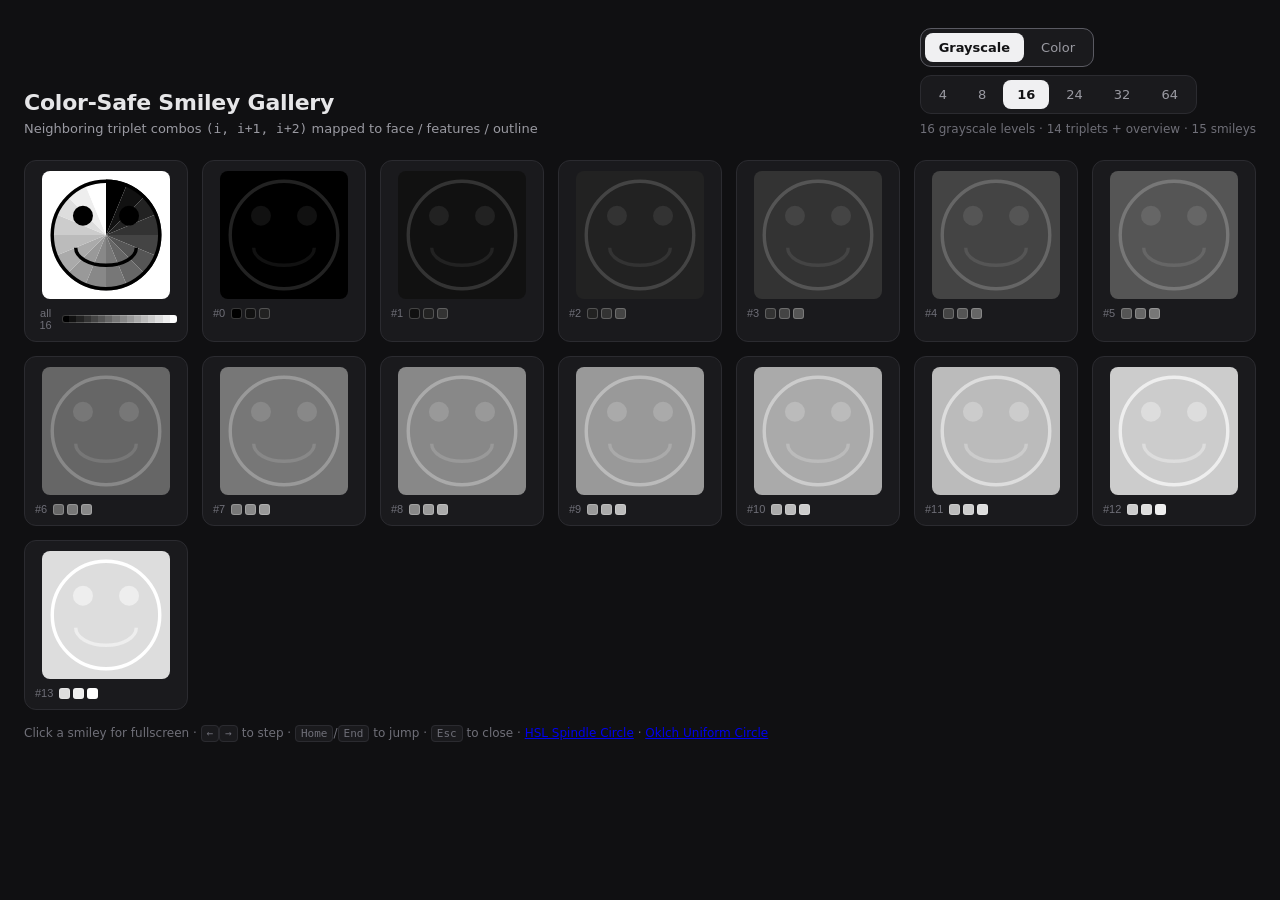
<file: index.html>
<!DOCTYPE html>
<html lang="en">
<head>
  <meta charset="UTF-8" />
  <meta name="viewport" content="width=device-width, initial-scale=1.0" />
  <title>Color-Safe Smiley Gallery</title>
  <meta name="description" content="Gallery of color-safe and grayscale smiley faces built from neighboring triplet combinations of categorical and grayscale palettes." />
  <link rel="stylesheet" href="css/style.css" />
</head>
<body>
  <header class="app-header">
    <div class="titles">
      <h1>Color-Safe Smiley Gallery</h1>
      <p class="subtitle">
        Neighboring triplet combos <code>(i, i+1, i+2)</code> mapped to
        face / features / outline
      </p>
    </div>

    <div class="controls">
      <div class="segmented mode-switch" id="mode-switch" role="radiogroup" aria-label="Rendering mode"></div>
      <div class="segmented" id="level-switch" role="radiogroup" aria-label="Palette"></div>
      <p class="meta" id="gallery-meta"></p>
    </div>
  </header>

  <main>
    <div class="gallery" id="gallery"></div>
  </main>

  <p class="hint">
    Click a smiley for fullscreen · <kbd>←</kbd><kbd>→</kbd> to step ·
    <kbd>Home</kbd>/<kbd>End</kbd> to jump · <kbd>Esc</kbd> to close ·
    <a href="color_circle.html">HSL Spindle Circle</a> ·
    <a href="oklch_circle.html">Oklch Uniform Circle</a>
  </p>

  <div class="viewer" id="viewer" hidden>
    <div class="viewer-backdrop" id="viewer-backdrop"></div>
    <figure class="viewer-stage">
      <canvas id="viewer-canvas"></canvas>
      <figcaption id="viewer-caption"></figcaption>
    </figure>
    <button class="viewer-nav viewer-prev" id="viewer-prev" type="button" aria-label="Previous smiley">‹</button>
    <button class="viewer-nav viewer-next" id="viewer-next" type="button" aria-label="Next smiley">›</button>
    <button class="viewer-close" id="viewer-close" type="button" aria-label="Close viewer">✕</button>
  </div>

  <script src="js/palettes.js"></script>
  <script src="js/chips.js"></script>
  <script src="js/smiley.js"></script>
  <script src="js/gallery.js"></script>
  <script src="js/viewer.js"></script>
  <script src="js/main.js"></script>
</body>
</html>
</file>
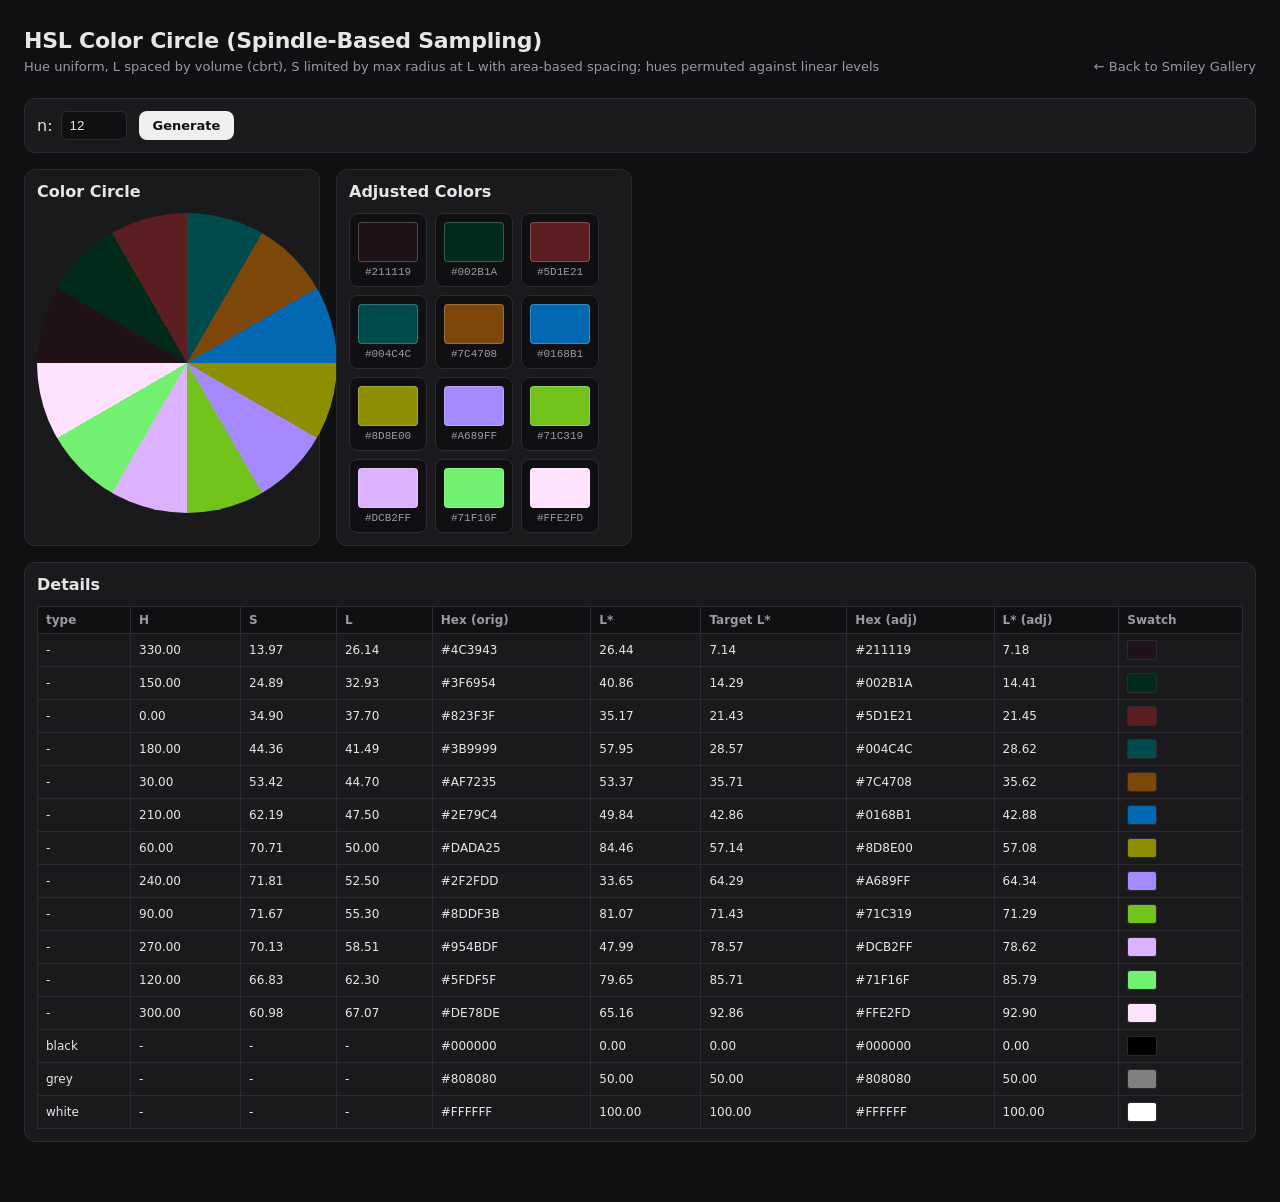
<file: color_circle.html>
<!DOCTYPE html>
<html lang="en">
<head>
  <meta charset="UTF-8" />
  <meta name="viewport" content="width=device-width, initial-scale=1.0" />
  <title>Luminance-Sorted HSL Color Circle</title>
  <link rel="stylesheet" href="css/style.css" />
  <style>
    .generator {
      max-width: 1400px;
      margin: 0 auto;
      padding: 8px 24px;
    }
    .generator-controls {
      display: flex;
      gap: 12px;
      align-items: center;
      flex-wrap: wrap;
      margin-bottom: 16px;
      background: var(--panel);
      border: 1px solid var(--line);
      border-radius: 11px;
      padding: 12px;
    }
    .input-group {
      display: flex;
      gap: 8px;
      align-items: center;
    }
    input[type="number"] {
      background: var(--bg);
      color: var(--text);
      border: 1px solid var(--line);
      border-radius: 6px;
      padding: 6px 8px;
      font-variant-numeric: tabular-nums;
    }
    button {
      padding: 7px 14px;
      border: 0;
      border-radius: 8px;
      background: var(--accent);
      color: var(--accent-text);
      font: inherit;
      font-size: 13px;
      cursor: pointer;
      font-weight: 600;
    }
    button:focus-visible {
      outline: 2px solid var(--line-strong);
      outline-offset: 2px;
    }
    .results {
      display: grid;
      gap: 16px;
      grid-template-columns: repeat(auto-fit, minmax(280px, 1fr));
    }
    .panel {
      background: var(--panel);
      border: 1px solid var(--line);
      border-radius: 11px;
      padding: 12px;
    }
    .color-circle {
      width: 300px;
      height: 300px;
      border-radius: 50%;
      margin: 0 auto;
    }
    .swatches {
      display: flex;
      flex-wrap: wrap;
      gap: 8px;
    }
    .swatch {
      display: flex;
      flex-direction: column;
      align-items: center;
      gap: 4px;
      padding: 8px;
      border: 1px solid var(--line);
      border-radius: 8px;
      background: var(--bg);
    }
    .swatch-box {
      width: 60px;
      height: 40px;
      border-radius: 4px;
      box-shadow: inset 0 0 0 1px rgba(255, 255, 255, 0.22);
    }
    .swatch-label {
      font-size: 11px;
      color: var(--text-dim);
      font-variant-numeric: tabular-nums;
      font-family: ui-monospace, monospace;
    }
    table {
      width: 100%;
      border-collapse: collapse;
    }
    th, td {
      padding: 6px 8px;
      border: 1px solid var(--line);
      font-size: 12px;
      font-variant-numeric: tabular-nums;
    }
    th {
      background: var(--bg);
      color: var(--text-dim);
      text-align: left;
    }
    td {
      color: var(--text);
    }
    .nav-link {
      color: var(--text-dim);
      text-decoration: none;
      font-size: 13px;
    }
    .nav-link:hover {
      color: var(--text);
    }
  </style>
</head>
<body>
  <header class="app-header">
    <div class="titles">
      <h1>HSL Color Circle (Spindle-Based Sampling)</h1>
      <p class="subtitle">
        Hue uniform, L spaced by volume (cbrt), S limited by max radius at L with area-based spacing; hues permuted against linear levels
      </p>
    </div>
    <div class="controls">
      <a href="index.html" class="nav-link">← Back to Smiley Gallery</a>
    </div>
  </header>
  <main class="generator">
    <div class="generator-controls">
      <div class="input-group">
        <label for="numColors">n:</label>
        <input type="number" id="numColors" min="1" max="360" value="12" />
      </div>
      <button id="generateBtn">Generate</button>
    </div>
    <div class="results">
      <div class="panel">
        <h3 style="margin: 0 0 12px 0; font-size: 16px;">Color Circle</h3>
        <div class="color-circle" id="colorCircle"></div>
      </div>
      <div class="panel">
        <h3 style="margin: 0 0 12px 0; font-size: 16px;">Adjusted Colors</h3>
        <div class="swatches" id="swatches"></div>
      </div>
      <div class="panel" style="grid-column: 1 / -1;">
        <h3 style="margin: 0 0 12px 0; font-size: 16px;">Details</h3>
        <div style="overflow-x: auto;">
          <table id="colorTable">
            <thead>
              <tr>
                <th>type</th><th>H</th><th>S</th><th>L</th><th>Hex (orig)</th><th>L*</th><th>Target L*</th><th>Hex (adj)</th><th>L* (adj)</th><th>Swatch</th>
              </tr>
            </thead>
            <tbody></tbody>
          </table>
        </div>
      </div>
    </div>
  </main>
  <script src="js/color_luminance.js"></script>
</body>
</html>
</file>
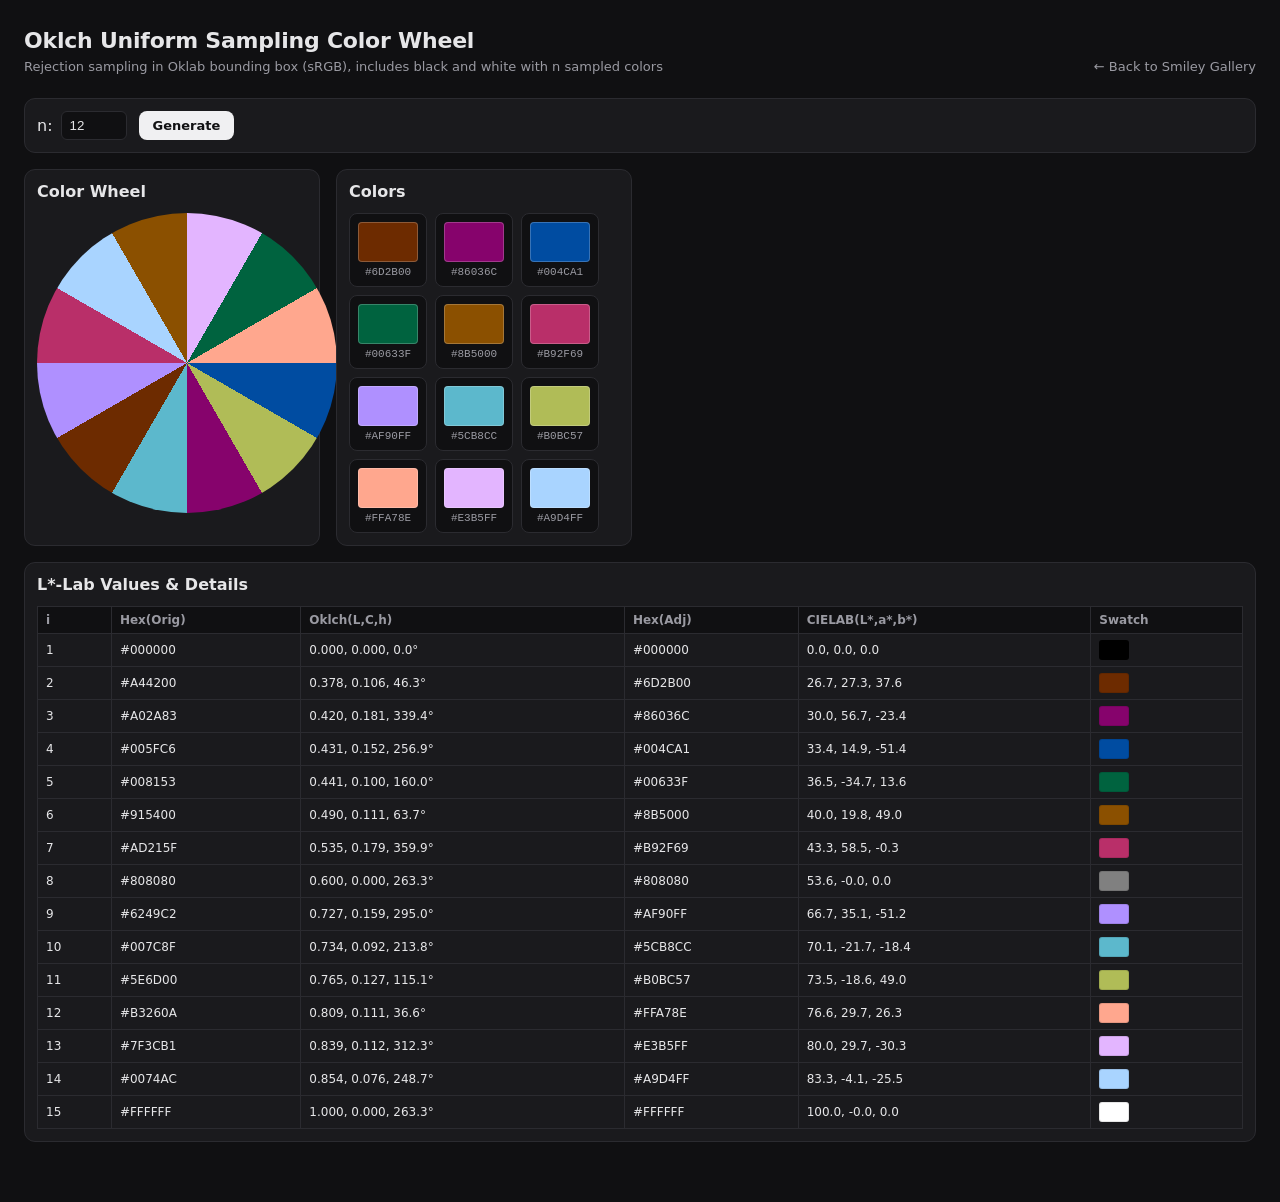
<file: oklch_circle.html>
<!DOCTYPE html>
<html lang="en">
<head>
  <meta charset="UTF-8" />
  <meta name="viewport" content="width=device-width, initial-scale=1.0" />
  <title>Oklch Uniform Sampling Color Wheel</title>
  <link rel="stylesheet" href="css/style.css" />
  <style>
    .generator { max-width: 1400px; margin: 0 auto; padding: 8px 24px; }
    .generator-controls { display: flex; gap: 12px; align-items: center; flex-wrap: wrap; margin-bottom: 16px; background: var(--panel); border: 1px solid var(--line); border-radius: 11px; padding: 12px; }
    .input-group { display: flex; gap: 8px; align-items: center; }
    input[type="number"] { background: var(--bg); color: var(--text); border: 1px solid var(--line); border-radius: 6px; padding: 6px 8px; font-variant-numeric: tabular-nums; }
    button { padding: 7px 14px; border: 0; border-radius: 8px; background: var(--accent); color: var(--accent-text); font: inherit; font-size: 13px; cursor: pointer; font-weight: 600; }
    button:focus-visible { outline: 2px solid var(--line-strong); outline-offset: 2px; }
    .results { display: grid; gap: 16px; grid-template-columns: repeat(auto-fit, minmax(280px, 1fr)); }
    .panel { background: var(--panel); border: 1px solid var(--line); border-radius: 11px; padding: 12px; }
    .color-circle { width: 300px; height: 300px; border-radius: 50%; margin: 0 auto; }
    .swatches { display: flex; flex-wrap: wrap; gap: 8px; }
    .swatch { display: flex; flex-direction: column; align-items: center; gap: 4px; padding: 8px; border: 1px solid var(--line); border-radius: 8px; background: var(--bg); }
    .swatch-box { width: 60px; height: 40px; border-radius: 4px; box-shadow: inset 0 0 0 1px rgba(255, 255, 255, 0.22); }
    .swatch-label { font-size: 11px; color: var(--text-dim); font-variant-numeric: tabular-nums; font-family: ui-monospace, monospace; }
    table { width: 100%; border-collapse: collapse; }
    th, td { padding: 6px 8px; border: 1px solid var(--line); font-size: 12px; font-variant-numeric: tabular-nums; }
    th { background: var(--bg); color: var(--text-dim); text-align: left; }
    td { color: var(--text); }
    .nav-link { color: var(--text-dim); text-decoration: none; font-size: 13px; }
    .nav-link:hover { color: var(--text); }
  </style>
</head>
<body>
  <header class="app-header">
    <div class="titles">
      <h1>Oklch Uniform Sampling Color Wheel</h1>
      <p class="subtitle">Rejection sampling in Oklab bounding box (sRGB), includes black and white with n sampled colors</p>
    </div>
    <div class="controls">
      <a href="index.html" class="nav-link">← Back to Smiley Gallery</a>
    </div>
  </header>
  <main class="generator">
    <div class="generator-controls">
      <div class="input-group">
        <label for="numColors">n:</label>
        <input type="number" id="numColors" min="1" max="360" value="12" />
      </div>
      <button id="generateBtn">Generate</button>
    </div>
    <div class="results">
      <div class="panel">
        <h3 style="margin: 0 0 12px 0; font-size: 16px;">Color Wheel</h3>
        <div class="color-circle" id="colorCircle"></div>
      </div>
      <div class="panel">
        <h3 style="margin: 0 0 12px 0; font-size: 16px;">Colors</h3>
        <div class="swatches" id="swatches"></div>
      </div>
      <div class="panel" style="grid-column: 1 / -1;">
        <h3 style="margin: 0 0 12px 0; font-size: 16px;">L*-Lab Values &amp; Details</h3>
        <div style="overflow-x: auto;">
          <table id="colorTable">
            <thead>
              <tr>
                <th>i</th><th>Hex(Orig)</th><th>Oklch(L,C,h)</th><th>Hex(Adj)</th><th>CIELAB(L*,a*,b*)</th><th>Swatch</th>
              </tr>
            </thead>
            <tbody></tbody>
          </table>
        </div>
      </div>
    </div>
  </main>
  <script src="js/oklch_uniform.js"></script>
</body>
</html>
</file>
<file: css/style.css>
:root {
  --bg: #101012;
  --panel: #1a1a1d;
  --panel-hover: #202024;
  --line: #2b2b30;
  --line-strong: #5a5a62;
  --text: #e6e6e8;
  --text-dim: #9a9aa2;
  --text-faint: #6f6f78;
  --accent: #f0f0f2;
  --accent-text: #121214;
  --radius: 12px;
}

* {
  box-sizing: border-box;
}

body {
  margin: 0;
  padding: 0 0 48px;
  background: var(--bg);
  color: var(--text);
  font-family: system-ui, -apple-system, "Segoe UI", Roboto, sans-serif;
  -webkit-font-smoothing: antialiased;
}

body.viewer-open {
  overflow: hidden;
}

code,
kbd {
  font-family: ui-monospace, SFMono-Regular, Menlo, Consolas, monospace;
}

code {
  color: var(--text-dim);
}

/* ---------- header ---------- */

.app-header {
  display: flex;
  flex-wrap: wrap;
  align-items: flex-end;
  justify-content: space-between;
  gap: 20px;
  max-width: 1400px;
  margin: 0 auto;
  padding: 28px 24px 16px;
}

h1 {
  margin: 0;
  font-size: 22px;
  font-weight: 600;
  letter-spacing: -0.01em;
}

.subtitle {
  margin: 6px 0 0;
  font-size: 13px;
  color: var(--text-dim);
}

.controls {
  display: flex;
  flex-direction: column;
  align-items: flex-start;
  gap: 8px;
}

.segmented {
  display: inline-flex;
  flex-wrap: wrap;
  gap: 3px;
  padding: 4px;
  background: var(--panel);
  border: 1px solid var(--line);
  border-radius: 11px;
}

.mode-switch {
  border-color: var(--line-strong);
}

.segmented-option {
  padding: 7px 14px;
  border: 0;
  border-radius: 8px;
  background: transparent;
  color: var(--text-dim);
  font: inherit;
  font-size: 13px;
  cursor: pointer;
  transition: background 0.15s, color 0.15s;
}

.segmented-option:hover {
  color: var(--text);
  background: var(--panel-hover);
}

.segmented-option.is-active {
  background: var(--accent);
  color: var(--accent-text);
  font-weight: 600;
}

.segmented-option:focus-visible {
  outline: 2px solid var(--line-strong);
  outline-offset: 2px;
}

.meta {
  margin: 0;
  font-size: 12px;
  color: var(--text-faint);
  font-variant-numeric: tabular-nums;
}

/* ---------- swatches ---------- */

.chips {
  display: inline-flex;
  flex-wrap: wrap;
  justify-content: center;
  gap: 3px;
}

.chip {
  width: 11px;
  height: 11px;
  border-radius: 3px;
  box-shadow: inset 0 0 0 1px rgba(255, 255, 255, 0.22);
}

.chip-bar {
  display: block;
  width: 100%;
  height: 8px;
  border-radius: 3px;
  box-shadow: inset 0 0 0 1px rgba(255, 255, 255, 0.22);
}

/* ---------- gallery ---------- */

.gallery {
  display: grid;
  grid-template-columns: repeat(auto-fill, minmax(150px, 1fr));
  gap: 14px;
  max-width: 1400px;
  margin: 0 auto;
  padding: 8px 24px;
}

.tile {
  display: flex;
  flex-direction: column;
  align-items: center;
  gap: 8px;
  padding: 10px;
  border: 1px solid var(--line);
  border-radius: var(--radius);
  background: var(--panel);
  cursor: pointer;
  transition: transform 0.15s, border-color 0.15s, background 0.15s;
}

.tile:hover {
  transform: translateY(-2px);
  border-color: var(--line-strong);
  background: var(--panel-hover);
}

.tile.is-active {
  border-color: var(--accent);
  box-shadow: 0 0 0 1px var(--accent);
}

.tile:focus-visible {
  outline: 2px solid var(--line-strong);
  outline-offset: 2px;
}

.tile canvas {
  display: block;
  max-width: 100%;
  border-radius: 8px;
}

.tile-caption {
  display: flex;
  align-items: center;
  gap: 6px;
  width: 100%;
  font-size: 11px;
  color: var(--text-faint);
  font-variant-numeric: tabular-nums;
}

.tile-caption .chip-bar {
  flex: 1 1 auto;
  min-width: 0;
}

.hint {
  max-width: 1400px;
  margin: 8px auto 0;
  padding: 0 24px;
  font-size: 12px;
  color: var(--text-faint);
}

.hint kbd {
  padding: 1px 5px;
  border: 1px solid var(--line);
  border-radius: 4px;
  background: var(--panel);
  font-size: 11px;
}

/* ---------- fullscreen viewer ---------- */

.viewer {
  position: fixed;
  inset: 0;
  z-index: 50;
  display: flex;
  align-items: center;
  justify-content: center;
}

.viewer[hidden] {
  display: none;
}

.viewer-backdrop {
  position: absolute;
  inset: 0;
  background: rgba(8, 8, 10, 0.92);
  backdrop-filter: blur(6px);
}

.viewer-stage {
  position: relative;
  z-index: 1;
  display: flex;
  flex-direction: column;
  align-items: center;
  gap: 16px;
  margin: 0;
  padding: 16px;
}

#viewer-canvas {
  display: block;
  border-radius: 16px;
  box-shadow: 0 24px 70px rgba(0, 0, 0, 0.65);
}

#viewer-caption {
  text-align: center;
  font-size: 14px;
  color: var(--text-dim);
  line-height: 1.5;
}

#viewer-caption code {
  color: var(--text);
}

.viewer-head {
  display: flex;
  align-items: center;
  justify-content: center;
  gap: 8px;
}

.viewer-head .chip {
  width: 14px;
  height: 14px;
  border-radius: 4px;
}

.viewer-head .chip-bar {
  width: min(520px, 68vw);
  height: 14px;
  border-radius: 4px;
}

.viewer-head strong {
  color: var(--text);
  font-variant-numeric: tabular-nums;
}

.viewer-values {
  margin-top: 6px;
}

.viewer-count {
  display: block;
  margin-top: 4px;
  font-size: 12px;
  color: var(--text-faint);
  font-variant-numeric: tabular-nums;
}

.viewer-nav,
.viewer-close {
  position: fixed;
  z-index: 2;
  display: flex;
  align-items: center;
  justify-content: center;
  width: 46px;
  height: 46px;
  border: 1px solid rgba(255, 255, 255, 0.16);
  border-radius: 50%;
  background: rgba(255, 255, 255, 0.08);
  color: #fff;
  font-size: 22px;
  line-height: 1;
  cursor: pointer;
  transition: background 0.15s;
}

.viewer-nav:hover,
.viewer-close:hover {
  background: rgba(255, 255, 255, 0.18);
}

.viewer-nav:focus-visible,
.viewer-close:focus-visible {
  outline: 2px solid #fff;
  outline-offset: 2px;
}

.viewer-prev {
  top: 50%;
  left: 20px;
  transform: translateY(-50%);
}

.viewer-next {
  top: 50%;
  right: 20px;
  transform: translateY(-50%);
}

.viewer-close {
  top: 20px;
  right: 20px;
  font-size: 16px;
}

/* ---------- small screens ---------- */

@media (max-width: 640px) {
  .gallery {
    grid-template-columns: repeat(auto-fill, minmax(118px, 1fr));
    gap: 10px;
    padding: 8px 14px;
  }

  .app-header,
  .hint {
    padding-inline: 14px;
  }

  .viewer-prev {
    left: 8px;
  }

  .viewer-next {
    right: 8px;
  }

  .viewer-nav,
  .viewer-close {
    width: 40px;
    height: 40px;
  }
}
</file>
